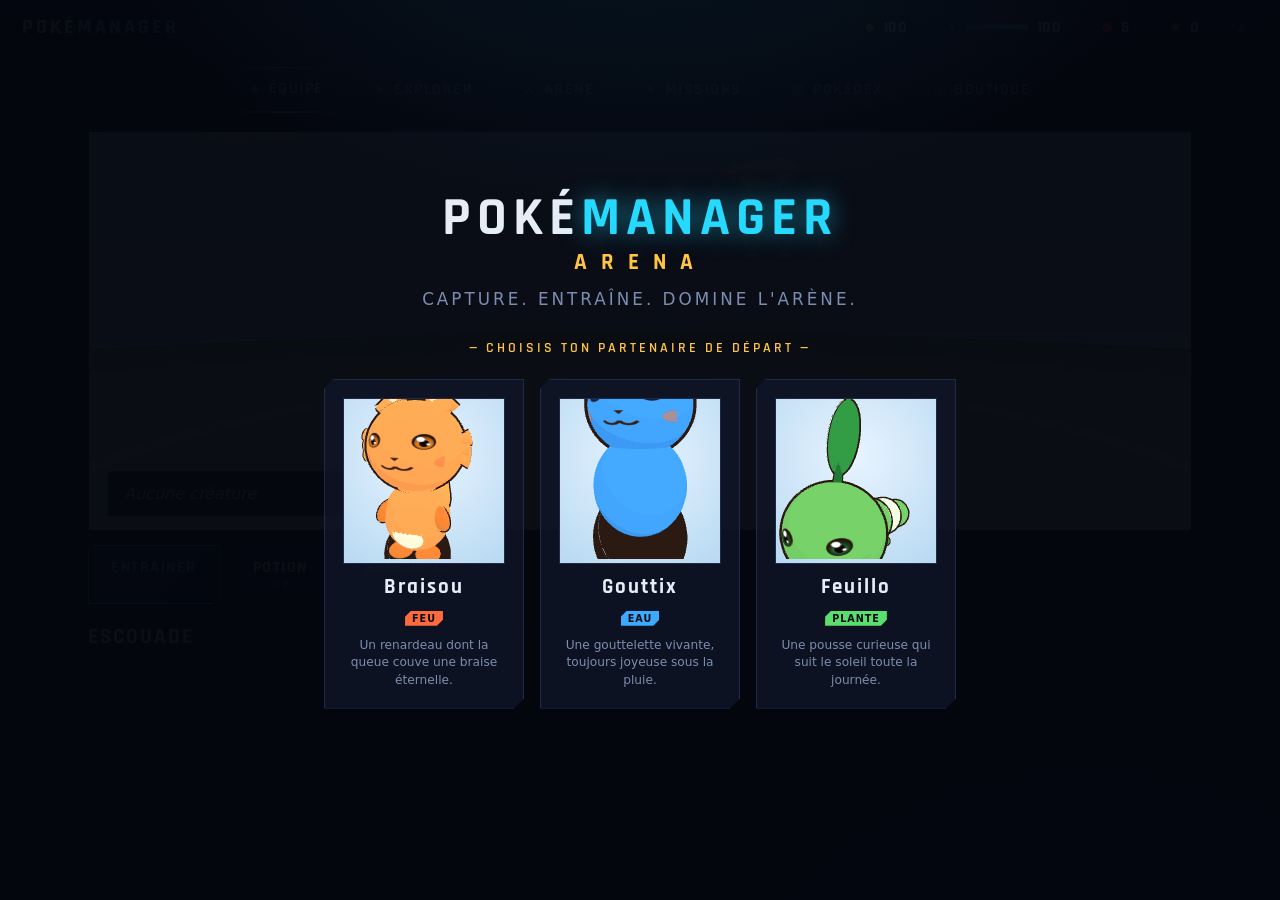
<file: index.html>
<!DOCTYPE html>
<html lang="fr">
<head>
<meta charset="UTF-8">
<meta name="viewport" content="width=device-width, initial-scale=1.0">
<title>PokéManager Arena — Manager de Créatures</title>
<link rel="stylesheet" href="css/style.css">
<link rel="icon" href="data:image/svg+xml,<svg xmlns='http://www.w3.org/2000/svg' viewBox='0 0 100 100'><text y='.9em' font-size='90'>⚡</text></svg>">
</head>
<body>

<!-- ══════════ ÉCRAN D'ACCUEIL / CHOIX DU STARTER ══════════ -->
<div id="starter-screen" class="overlay hidden">
  <div class="starter-box">
    <div class="game-logo">POKÉ<span>MANAGER</span> <em>ARENA</em></div>
    <p class="subtitle">Capture. Entraîne. Domine l'Arène.</p>
    <p class="starter-label">— Choisis ton partenaire de départ —</p>
    <div id="starter-choices" class="starter-choices"></div>
  </div>
</div>

<!-- ══════════ HEADER HUD ══════════ -->
<header id="topbar">
  <div class="logo">POKÉ<span>MANAGER</span></div>
  <div class="resources">
    <div class="res" title="Or — gagné en combattant"><span class="res-ico">◆</span><span id="res-gold">0</span></div>
    <div class="res energy" title="Énergie — se régénère avec le temps, même hors-ligne">
      <span class="res-ico">⚡</span>
      <div class="energy-track"><div id="energy-fill"></div></div>
      <span id="res-energy">0</span>
    </div>
    <div class="res" title="Capsules — pour capturer"><span class="res-ico caps">●</span><span id="res-capsules">0</span></div>
    <div class="res" title="Badges de victoire"><span class="res-ico gold">★</span><span id="res-badges">0</span></div>
    <button id="btn-mute" class="icon-btn" title="Son">♪</button>
  </div>
</header>

<!-- ══════════ BANDEAU ÉVÉNEMENT ══════════ -->
<div id="event-banner" class="hidden"></div>

<!-- ══════════ NAVIGATION ══════════ -->
<nav id="tabs">
  <button class="tab active" data-tab="team"><i>◈</i>Équipe</button>
  <button class="tab" data-tab="explore"><i>➤</i>Explorer</button>
  <button class="tab" data-tab="battle"><i>⚔</i>Arène</button>
  <button class="tab" data-tab="missions"><i>✦</i>Missions<span id="quest-dot" class="dot hidden"></span></button>
  <button class="tab" data-tab="dex"><i>▤</i>Pokédex</button>
  <button class="tab" data-tab="shop"><i>◎</i>Boutique</button>
</nav>

<main>
  <!-- ══════════ ONGLET ÉQUIPE ══════════ -->
  <section id="panel-team" class="panel active">
    <div class="stage-hero">
      <div id="stage-slot-team" class="stage-slot"></div>
      <div id="creature-plate" class="creature-plate"></div>
    </div>
    <div class="team-actions">
      <button id="btn-train" class="btn primary">Entraîner<small>10 ⚡</small></button>
      <button id="btn-heal" class="btn">Potion<small id="potion-count"></small></button>
      <button id="btn-candy" class="btn">Bonbon XP<small id="candy-count"></small></button>
    </div>
    <h2 class="section-title">Escouade</h2>
    <div id="team-list" class="team-strip"></div>
    <h3 id="box-title" class="section-title sub hidden">Réserve</h3>
    <div id="box-list" class="team-strip box"></div>
  </section>

  <!-- ══════════ ONGLET EXPLORER ══════════ -->
  <section id="panel-explore" class="panel">
    <h2 class="section-title">Zones d'expédition <span class="cost-tag">20 ⚡ / expédition</span></h2>
    <div class="explore-zones" id="explore-zones"></div>
    <div id="encounter-box" class="encounter-box hidden"></div>
    <div id="explore-log" class="log"></div>
  </section>

  <!-- ══════════ ONGLET ARÈNE ══════════ -->
  <section id="panel-battle" class="panel">
    <div id="battle-lobby">
      <h2 class="section-title">Arène NEXUS</h2>
      <div id="nexus-taunt" class="nexus-taunt"></div>
      <div class="battle-controls">
        <button id="btn-fight" class="btn primary big">Combat<small>15 ⚡</small></button>
        <button id="btn-tournament" class="btn gold big">Tournoi<small>40 ⚡ · 3 manches</small></button>
      </div>
      <div class="battle-record" id="battle-record"></div>
    </div>

    <div id="battle-view" class="hidden">
      <div class="battle-hud">
        <div class="plate" id="plate-p">
          <div class="plate-name"></div>
          <div class="plate-lv"></div>
          <div class="hpbar"><div class="hpfill"></div></div>
          <div class="plate-hp"></div>
        </div>
        <div class="battle-vs">VS</div>
        <div class="plate enemy" id="plate-e">
          <div class="plate-name"></div>
          <div class="plate-lv"></div>
          <div class="hpbar"><div class="hpfill enemy"></div></div>
          <div class="plate-hp"></div>
        </div>
      </div>
      <div class="stage-battle">
        <div id="stage-slot-battle" class="stage-slot"></div>
        <div id="fx-layer"></div>
      </div>
      <div class="battle-bottom">
        <div id="move-buttons" class="move-buttons"></div>
        <div class="battle-side">
          <label class="auto-toggle"><input type="checkbox" id="auto-battle"> AUTO</label>
          <div id="battle-ticker" class="battle-ticker"></div>
        </div>
      </div>
    </div>
  </section>

  <!-- ══════════ ONGLET MISSIONS ══════════ -->
  <section id="panel-missions" class="panel">
    <h2 class="section-title">Missions du jour</h2>
    <div id="daily-list" class="daily-list"></div>
    <h2 class="section-title">Succès</h2>
    <div id="ach-grid" class="ach-grid"></div>
    <h2 class="section-title">Profil</h2>
    <div id="profile-stats" class="profile-stats"></div>
    <button id="btn-reset" class="btn danger" style="margin-top:14px">Recommencer une partie</button>
  </section>

  <!-- ══════════ ONGLET POKÉDEX ══════════ -->
  <section id="panel-dex" class="panel">
    <h2 class="section-title">Pokédex <span id="dex-progress" class="cost-tag"></span></h2>
    <div id="dex-grid" class="dex-grid"></div>
  </section>

  <!-- ══════════ ONGLET BOUTIQUE ══════════ -->
  <section id="panel-shop" class="panel">
    <h2 class="section-title">Boutique <span id="shop-sale-badge" class="sale-badge hidden">PROMO −50 %</span></h2>
    <div id="shop-grid" class="shop-grid"></div>
  </section>
</main>

<!-- ══════════ TOASTS ══════════ -->
<div id="toasts"></div>

<script type="module" src="js/main.js"></script>
</body>
</html>
</file>
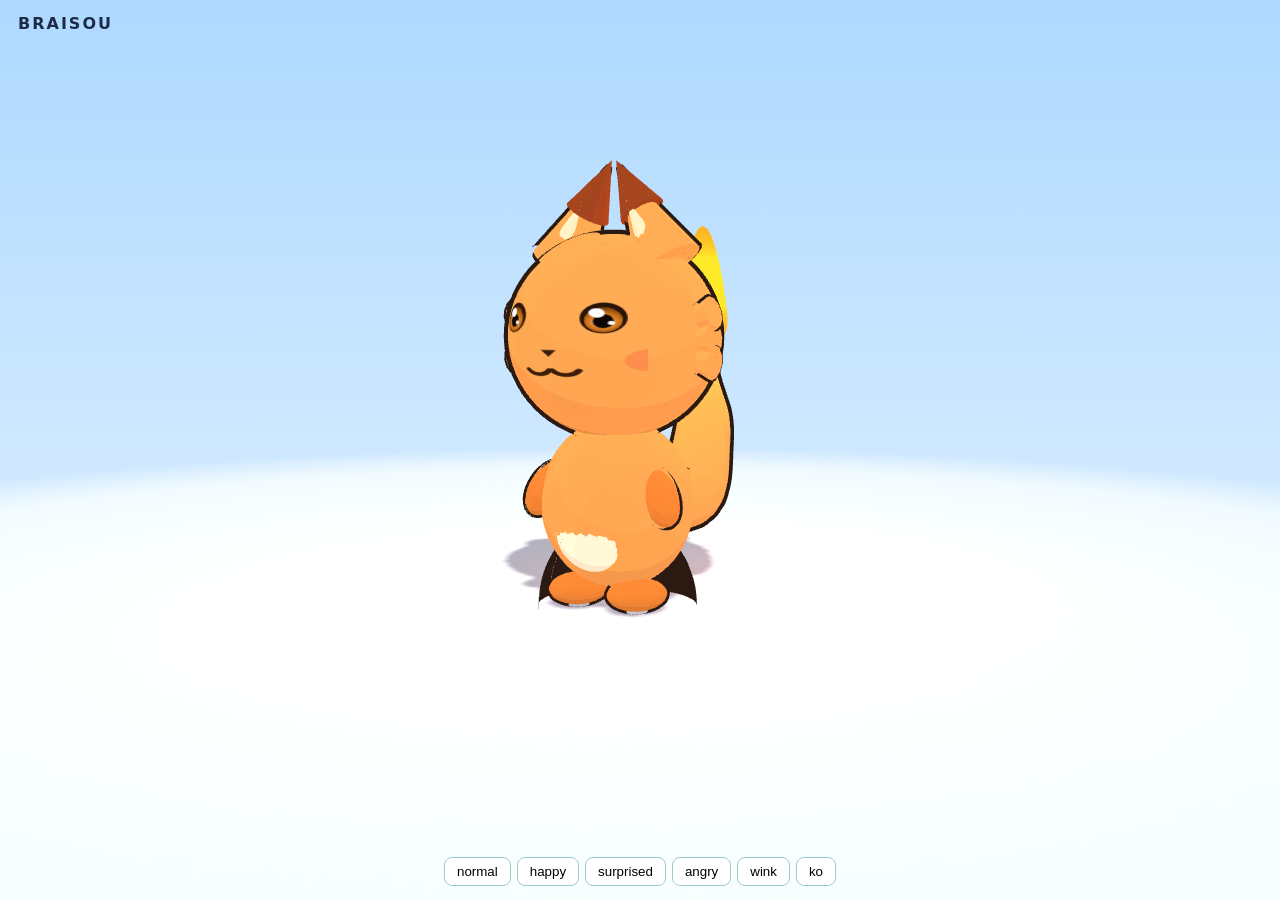
<file: dev/viewer.html>
<!DOCTYPE html>
<html lang="fr">
<head>
<meta charset="UTF-8">
<meta name="viewport" content="width=device-width, initial-scale=1.0">
<title>Visionneuse d'espèce — dev</title>
<style>
* { margin:0; padding:0; box-sizing:border-box; }
html, body { height:100%; overflow:hidden; }
body { background:linear-gradient(180deg,#aed9ff,#eef7ff); font-family:system-ui; }
#stage { position:fixed; inset:0; }
#label { position:fixed; top:14px; left:18px; font-weight:800; color:#1c2c48; letter-spacing:2px; }
#exprs { position:fixed; bottom:14px; left:50%; transform:translateX(-50%); display:flex; gap:6px; }
#exprs button { padding:6px 12px; border:1px solid #9cc; background:#fff; border-radius:8px; cursor:pointer; }
</style>
</head>
<body>
<div id="stage"></div>
<div id="label"></div>
<div id="exprs"></div>
<script type="module" src="viewer.js"></script>
</body>
</html>
</file>
<file: css/style.css>
/* ═══════════ PokéManager Arena — HUD de jeu moderne ═══════════
   Palette : fond #070B14 · panneaux verre #0F1628 · ligne #1E2A46
   accent cyan #25D9FF · ennemi magenta #FF3D81 · or #FFC542 · succès #3DDC97
   Typo : Rajdhani (display, HUD) + system-ui (corps)                      */

@font-face {
  font-family: 'Rajdhani';
  src: url('../assets/fonts/rajdhani-600.woff2') format('woff2');
  font-weight: 600; font-style: normal; font-display: swap;
}
@font-face {
  font-family: 'Rajdhani';
  src: url('../assets/fonts/rajdhani-700.woff2') format('woff2');
  font-weight: 700; font-style: normal; font-display: swap;
}

* { margin: 0; padding: 0; box-sizing: border-box; }

:root {
  --bg: #070b14;
  --panel: rgba(15, 22, 40, 0.78);
  --panel-solid: #0f1628;
  --line: #1e2a46;
  --line-lit: #2c3d68;
  --text: #e6edf7;
  --muted: #7c8db0;
  --cyan: #25d9ff;
  --cyan-dim: #0f6f86;
  --magenta: #ff3d81;
  --gold: #ffc542;
  --green: #3ddc97;
  --display: 'Rajdhani', 'Segoe UI', system-ui, sans-serif;
  --clip: polygon(10px 0, 100% 0, 100% calc(100% - 10px), calc(100% - 10px) 100%, 0 100%, 0 10px);
  --clip-sm: polygon(6px 0, 100% 0, 100% calc(100% - 6px), calc(100% - 6px) 100%, 0 100%, 0 6px);
  --feu: #ff6a3d; --eau: #3da9ff; --plante: #5ade6e; --electrik: #ffe14d;
  --roche: #d9a066; --psy: #ff5de1; --vent: #8de8ff; --ombre: #a06bff;
}

html { scrollbar-color: var(--line-lit) var(--bg); }

body {
  background:
    radial-gradient(1100px 500px at 50% -10%, #101a36 0%, transparent 60%),
    radial-gradient(900px 600px at 85% 110%, #0d1a2e 0%, transparent 55%),
    var(--bg);
  color: var(--text);
  font-family: system-ui, -apple-system, 'Segoe UI', Roboto, sans-serif;
  min-height: 100vh;
  overflow-x: hidden;
}

.hidden { display: none !important; }

h1, h2, h3, .btn, .tab, .res, .logo, .plate, .move-btn {
  font-family: var(--display);
}

/* ─────────── Header HUD ─────────── */
#topbar {
  display: flex; justify-content: space-between; align-items: center;
  padding: 10px 22px;
  background: linear-gradient(180deg, rgba(10, 15, 30, 0.95), rgba(10, 15, 30, 0.82));
  border-bottom: 1px solid var(--line);
  position: sticky; top: 0; z-index: 50;
  backdrop-filter: blur(10px);
  flex-wrap: wrap; gap: 8px;
}
.logo {
  font-size: 1.25rem; font-weight: 700; letter-spacing: 3px;
}
.logo span { color: var(--cyan); }
.game-logo {
  font-family: var(--display); font-size: clamp(2rem, 6vw, 3.4rem);
  font-weight: 700; letter-spacing: 6px; line-height: 1;
}
.game-logo span { color: var(--cyan); text-shadow: 0 0 24px rgba(37, 217, 255, 0.55); }
.game-logo em { font-style: normal; color: var(--gold); display: block; font-size: 0.42em; letter-spacing: 14px; margin-top: 6px; }

.resources { display: flex; gap: 10px; flex-wrap: wrap; align-items: center; }
.res {
  background: var(--panel); border: 1px solid var(--line);
  clip-path: var(--clip-sm);
  padding: 5px 14px; font-weight: 700; font-size: 1rem;
  display: flex; align-items: center; gap: 8px; cursor: default;
  font-variant-numeric: tabular-nums;
  letter-spacing: 0.5px;
}
.res-ico { color: var(--gold); font-size: 0.8rem; }
.res-ico.caps { color: var(--magenta); }
.res-ico.gold { color: var(--gold); }
.res.energy .res-ico { color: var(--cyan); }
.energy-track {
  width: 64px; height: 6px; background: #0a1226; border: 1px solid var(--line);
  overflow: hidden;
}
#energy-fill { height: 100%; width: 50%; background: linear-gradient(90deg, var(--cyan-dim), var(--cyan)); transition: width 0.4s; }

.icon-btn {
  background: var(--panel); color: var(--muted); border: 1px solid var(--line);
  width: 34px; height: 34px; cursor: pointer; font-size: 1rem;
  clip-path: var(--clip-sm);
}
.icon-btn.on { color: var(--cyan); }

/* ─────────── Bandeau événement ─────────── */
#event-banner {
  text-align: center; padding: 7px 16px; font-weight: 700;
  font-family: var(--display); letter-spacing: 1px;
  background: linear-gradient(90deg, transparent, rgba(255, 61, 129, 0.22) 20%, rgba(255, 61, 129, 0.22) 80%, transparent);
  border-bottom: 1px solid rgba(255, 61, 129, 0.35);
  color: #ffb8d2;
}

/* ─────────── Tabs ─────────── */
#tabs {
  display: flex; gap: 4px; padding: 12px 18px 0; flex-wrap: wrap;
  justify-content: center;
  max-width: 1140px; margin: 0 auto;
}
.tab {
  position: relative;
  background: transparent; color: var(--muted); border: 1px solid transparent;
  border-bottom: none;
  padding: 10px 22px 12px; cursor: pointer;
  font-size: 1.02rem; font-weight: 700; letter-spacing: 1.5px; text-transform: uppercase;
  transition: color 0.15s;
}
.tab i { font-style: normal; margin-right: 7px; font-size: 0.85em; opacity: 0.8; }
.tab:hover { color: var(--text); }
.tab.active {
  color: var(--cyan);
  background: linear-gradient(180deg, rgba(37, 217, 255, 0.08), transparent);
  border-image: linear-gradient(90deg, transparent, var(--cyan), transparent) 1;
  border-bottom: 2px solid var(--cyan);
}
.tab .dot {
  position: absolute; top: 8px; right: 10px; width: 7px; height: 7px;
  border-radius: 50%; background: var(--magenta);
  box-shadow: 0 0 8px var(--magenta);
}

main { max-width: 1140px; margin: 0 auto; padding: 18px 18px 60px; }
.panel { display: none; }
.panel.active { display: block; animation: fadein 0.25s; }
@keyframes fadein { from { opacity: 0; transform: translateY(6px); } to { opacity: 1; } }

.section-title {
  font-size: 1.3rem; font-weight: 700; letter-spacing: 2px; text-transform: uppercase;
  margin: 20px 0 12px;
  display: flex; align-items: center; gap: 12px;
}
.section-title::after { content: ''; flex: 1; height: 1px; background: linear-gradient(90deg, var(--line-lit), transparent); }
.section-title.sub { font-size: 1.05rem; color: var(--muted); }
.cost-tag {
  font-size: 0.72rem; color: var(--cyan); border: 1px solid var(--cyan-dim);
  padding: 3px 10px; letter-spacing: 1px; clip-path: var(--clip-sm);
  background: rgba(37, 217, 255, 0.07);
}

/* ─────────── Boutons ─────────── */
.btn {
  background: var(--panel-solid); color: var(--text); border: 1px solid var(--line-lit);
  clip-path: var(--clip-sm);
  padding: 11px 22px; cursor: pointer;
  font-size: 0.98rem; font-weight: 700; letter-spacing: 1.5px; text-transform: uppercase;
  transition: all 0.15s;
  display: inline-flex; flex-direction: column; align-items: center; gap: 1px;
}
.btn small { font-weight: 600; font-size: 0.68rem; color: var(--muted); letter-spacing: 1px; }
.btn:hover:not(:disabled) { border-color: var(--cyan); color: var(--cyan); }
.btn:hover:not(:disabled) small { color: var(--cyan-dim); }
.btn:disabled { opacity: 0.4; cursor: not-allowed; }
.btn.primary {
  background: linear-gradient(135deg, rgba(37, 217, 255, 0.16), rgba(37, 217, 255, 0.05));
  border-color: var(--cyan); color: var(--cyan);
}
.btn.primary:hover:not(:disabled) { background: rgba(37, 217, 255, 0.25); color: #fff; }
.btn.primary small { color: var(--cyan-dim); }
.btn.gold {
  background: linear-gradient(135deg, rgba(255, 197, 66, 0.18), rgba(255, 197, 66, 0.04));
  border-color: var(--gold); color: var(--gold);
}
.btn.gold:hover:not(:disabled) { background: rgba(255, 197, 66, 0.28); color: #fff; }
.btn.gold small { color: #8f6d1e; }
.btn.danger { border-color: #6b2237; color: var(--magenta); }
.btn.danger:hover:not(:disabled) { border-color: var(--magenta); }
.btn.big { font-size: 1.15rem; padding: 15px 34px; }

/* ─────────── Scène 3D (Équipe) ─────────── */
.stage-hero {
  position: relative; height: 400px;
  border: 1px solid var(--line);
  clip-path: var(--clip);
  background: linear-gradient(180deg, #8ec9f5, #eef7ff);
  overflow: hidden;
}
.stage-slot { position: absolute; inset: 0; cursor: pointer; }
.stage-slot canvas { display: block; }

.creature-plate {
  position: absolute; left: 16px; bottom: 14px; right: auto;
  min-width: 280px; max-width: 380px;
  background: rgba(8, 12, 24, 0.82);
  border: 1px solid var(--line-lit);
  border-left: 3px solid var(--cyan);
  backdrop-filter: blur(6px);
  padding: 12px 16px;
  clip-path: var(--clip-sm);
}
.creature-plate .cp-head { display: flex; justify-content: space-between; align-items: baseline; gap: 12px; }
.creature-plate .cp-name { font-family: var(--display); font-weight: 700; font-size: 1.35rem; letter-spacing: 1.5px; }
.creature-plate .cp-lv { font-family: var(--display); font-weight: 700; color: var(--cyan); font-size: 1.1rem; }
.creature-plate .cp-desc { color: var(--muted); font-size: 0.8rem; margin: 5px 0 8px; line-height: 1.45; }
.creature-plate .cp-stats {
  display: grid; grid-template-columns: repeat(4, 1fr); gap: 6px;
  font-variant-numeric: tabular-nums; font-size: 0.82rem;
}
.creature-plate .cp-stats b { display: block; font-size: 0.62rem; color: var(--muted); letter-spacing: 1.5px; }
.creature-plate .cp-evo { color: var(--gold); font-size: 0.75rem; margin-top: 8px; letter-spacing: 0.5px; }
.creature-plate .xpbar { height: 4px; background: #0a1226; margin-top: 6px; overflow: hidden; }
.creature-plate .xpfill { height: 100%; background: linear-gradient(90deg, var(--cyan-dim), var(--cyan)); transition: width 0.3s; }

.team-actions { display: flex; gap: 10px; margin-top: 14px; flex-wrap: wrap; }

/* ─────────── Cartes créatures (escouade) ─────────── */
.team-strip {
  display: grid; grid-template-columns: repeat(auto-fill, minmax(190px, 1fr));
  gap: 10px;
}
.creature-card {
  display: flex; align-items: center; gap: 10px;
  background: var(--panel); border: 1px solid var(--line);
  clip-path: var(--clip-sm);
  padding: 8px 12px 8px 8px; cursor: pointer; transition: all 0.15s;
  position: relative;
}
.creature-card:hover { border-color: var(--line-lit); background: rgba(24, 33, 58, 0.85); }
.creature-card.selected { border-color: var(--cyan); box-shadow: inset 0 0 0 1px var(--cyan), 0 0 18px rgba(37, 217, 255, 0.12); }
.creature-card .thumb {
  width: 58px; height: 58px; flex: none;
  background: radial-gradient(circle at 50% 35%, #e8f4ff, #b8d9f2);
  border: 1px solid var(--line);
}
.creature-card .thumb img { width: 100%; height: 100%; object-fit: cover; }
.creature-card .info { flex: 1; min-width: 0; }
.creature-card .name {
  font-family: var(--display); font-weight: 700; font-size: 1rem; letter-spacing: 0.5px;
  white-space: nowrap; overflow: hidden; text-overflow: ellipsis;
}
.creature-card .meta { color: var(--muted); font-size: 0.72rem; font-variant-numeric: tabular-nums; }
.creature-card .hpmini-bar { height: 3px; background: #0a1226; margin-top: 5px; overflow: hidden; }
.creature-card .hpmini-fill { height: 100%; background: var(--green); }
.creature-card .xpbar { height: 3px; background: #0a1226; margin-top: 3px; overflow: hidden; }
.creature-card .xpfill { height: 100%; background: var(--cyan-dim); }
.creature-card .shiny-star { position: absolute; top: 4px; right: 8px; color: var(--gold); font-size: 0.8rem; text-shadow: 0 0 8px var(--gold); }

.type-badge {
  font-size: 0.6rem; font-weight: 800; padding: 2px 7px;
  text-transform: uppercase; letter-spacing: 1px; color: #06080f;
  clip-path: var(--clip-sm); display: inline-block; vertical-align: middle;
}
.type-feu { background: var(--feu); } .type-eau { background: var(--eau); }
.type-plante { background: var(--plante); } .type-electrik { background: var(--electrik); }
.type-roche { background: var(--roche); } .type-psy { background: var(--psy); }
.type-vent { background: var(--vent); } .type-ombre { background: var(--ombre); }
.type-normal { background: #cfd8ea; }

/* ─────────── Explorer ─────────── */
.explore-zones { display: grid; grid-template-columns: repeat(auto-fit, minmax(230px, 1fr)); gap: 12px; margin-bottom: 16px; }
.zone-card {
  position: relative;
  border: 1px solid var(--line); clip-path: var(--clip);
  padding: 22px 18px 16px; cursor: pointer; transition: all 0.15s;
  overflow: hidden;
}
.zone-card::before {
  content: ''; position: absolute; inset: 0;
  background: var(--zone-grad); opacity: 0.22; transition: opacity 0.2s;
}
.zone-card:hover::before { opacity: 0.38; }
.zone-card:hover { border-color: var(--line-lit); transform: translateY(-2px); }
.zone-card > * { position: relative; }
.zone-card .zone-ico { font-size: 2rem; }
.zone-card h3 { margin: 8px 0 4px; font-size: 1.15rem; letter-spacing: 1.5px; text-transform: uppercase; }
.zone-card p { color: var(--muted); font-size: 0.8rem; line-height: 1.4; }
.zone-card .zone-types { margin-top: 8px; display: flex; gap: 5px; }

.encounter-box {
  display: flex; gap: 18px; align-items: center;
  background: var(--panel);
  border: 1px solid var(--gold); clip-path: var(--clip);
  padding: 18px 22px; margin-bottom: 16px;
  animation: fadein 0.3s;
}
.encounter-box .enc-thumb {
  width: 120px; height: 120px; flex: none;
  background: radial-gradient(circle at 50% 35%, #e8f4ff, #b8d9f2);
  border: 1px solid var(--line-lit);
}
.encounter-box .enc-thumb img { width: 100%; height: 100%; object-fit: cover; animation: encpulse 2s infinite; }
@keyframes encpulse { 0%, 100% { transform: scale(1); } 50% { transform: scale(1.05); } }
.encounter-box h3 { font-size: 1.3rem; letter-spacing: 1px; }
.encounter-box .enc-sub { color: var(--muted); font-size: 0.85rem; margin: 4px 0 12px; }
.encounter-box .enc-actions { display: flex; gap: 10px; flex-wrap: wrap; }
.enc-chance { color: var(--gold); font-size: 0.78rem; font-variant-numeric: tabular-nums; }

/* ─────────── Arène ─────────── */
.nexus-taunt {
  background: var(--panel); border: 1px solid var(--line);
  border-left: 3px solid var(--magenta);
  padding: 13px 18px; margin-bottom: 16px;
  font-style: italic; color: #f0b8d0; clip-path: var(--clip-sm);
}
.nexus-taunt::before { content: 'NEXUS // '; font-weight: 700; font-style: normal; color: var(--magenta); font-family: var(--display); letter-spacing: 2px; }
.battle-controls { display: flex; gap: 12px; margin-bottom: 14px; flex-wrap: wrap; }
.battle-record { color: var(--muted); font-size: 0.85rem; font-variant-numeric: tabular-nums; letter-spacing: 0.5px; }

.battle-hud {
  display: flex; align-items: stretch; gap: 10px; margin-bottom: 10px;
}
.plate {
  flex: 1; background: var(--panel); border: 1px solid var(--line-lit);
  border-left: 3px solid var(--cyan);
  padding: 8px 14px; clip-path: var(--clip-sm);
}
.plate.enemy { border-left: none; border-right: 3px solid var(--magenta); text-align: right; }
.plate-name { font-weight: 700; font-size: 1.15rem; letter-spacing: 1px; }
.plate-lv { color: var(--muted); font-size: 0.72rem; letter-spacing: 1.5px; }
.plate .hpbar { margin-top: 6px; }
.plate-hp { font-size: 0.72rem; color: var(--muted); margin-top: 3px; font-variant-numeric: tabular-nums; }
.battle-vs {
  align-self: center; font-family: var(--display); font-weight: 700;
  font-size: 1.5rem; color: var(--gold); letter-spacing: 2px;
  text-shadow: 0 0 18px rgba(255, 197, 66, 0.4);
}
.hpbar { height: 9px; background: #0a1226; border: 1px solid var(--line); overflow: hidden; }
.hpfill { height: 100%; width: 100%; background: linear-gradient(90deg, #1d9e6b, var(--green)); transition: width 0.45s; }
.hpfill.enemy { background: linear-gradient(90deg, #b81d4f, var(--magenta)); }

.stage-battle {
  position: relative; height: 380px;
  border: 1px solid var(--line); clip-path: var(--clip);
  background: linear-gradient(180deg, #8ec9f5, #eef7ff);
  overflow: hidden;
}
#fx-layer { position: absolute; inset: 0; pointer-events: none; overflow: hidden; }
.dmg-float {
  position: absolute; font-family: var(--display); font-weight: 700;
  font-size: 1.7rem; transform: translate(-50%, -50%);
  animation: dmgfloat 0.9s ease-out forwards;
  text-shadow: 0 2px 10px rgba(0, 0, 0, 0.8);
  font-variant-numeric: tabular-nums;
}
.dmg-float.crit { font-size: 2.3rem; color: var(--gold); }
.dmg-float.super { color: var(--magenta); }
.dmg-float.weak { color: var(--muted); font-size: 1.3rem; }
@keyframes dmgfloat {
  0% { opacity: 0; transform: translate(-50%, -30%) scale(0.6); }
  15% { opacity: 1; transform: translate(-50%, -50%) scale(1.15); }
  100% { opacity: 0; transform: translate(-50%, -180%) scale(1); }
}

.battle-bottom { display: flex; gap: 14px; margin-top: 12px; align-items: flex-start; flex-wrap: wrap; }
.move-buttons { display: grid; grid-template-columns: repeat(2, minmax(170px, 1fr)); gap: 8px; flex: 1; min-width: 280px; }
.move-btn {
  background: var(--panel-solid); border: 1px solid var(--line-lit); color: var(--text);
  clip-path: var(--clip-sm);
  padding: 10px 14px; cursor: pointer; text-align: left;
  font-weight: 700; font-size: 1rem; letter-spacing: 0.5px;
  display: flex; justify-content: space-between; align-items: center; gap: 8px;
  transition: all 0.12s;
}
.move-btn:hover:not(:disabled) { border-color: var(--cyan); }
.move-btn:disabled { opacity: 0.35; cursor: not-allowed; }
.move-btn .mv-pow { color: var(--muted); font-size: 0.78rem; font-variant-numeric: tabular-nums; }
.battle-side { display: flex; flex-direction: column; gap: 8px; min-width: 220px; flex: 1; }
.auto-toggle {
  display: inline-flex; align-items: center; gap: 8px; cursor: pointer;
  font-family: var(--display); font-weight: 700; letter-spacing: 2px; color: var(--muted);
  border: 1px solid var(--line); padding: 7px 14px; clip-path: var(--clip-sm);
  align-self: flex-start;
}
.auto-toggle:has(input:checked) { color: var(--cyan); border-color: var(--cyan-dim); }
.battle-ticker {
  font-size: 0.85rem; color: var(--muted); line-height: 1.6; min-height: 3.2em;
}
.battle-ticker .t-line { animation: fadein 0.25s; }
.battle-ticker .win { color: var(--green); font-weight: 700; }
.battle-ticker .lose { color: var(--magenta); font-weight: 700; }
.battle-ticker .crit { color: var(--gold); }

.log {
  background: rgba(7, 10, 20, 0.8); border: 1px solid var(--line);
  padding: 12px 16px; max-height: 240px; overflow-y: auto;
  font-family: 'Consolas', 'SF Mono', monospace; font-size: 0.84rem; line-height: 1.7;
  clip-path: var(--clip-sm);
}
.log:empty { display: none; }
.log .crit { color: var(--gold); font-weight: 700; }
.log .win { color: var(--green); font-weight: 700; }
.log .lose { color: var(--magenta); font-weight: 700; }

/* ─────────── Missions ─────────── */
.daily-list { display: grid; gap: 10px; }
.quest-card {
  display: flex; align-items: center; gap: 14px;
  background: var(--panel); border: 1px solid var(--line);
  padding: 12px 16px; clip-path: var(--clip-sm);
}
.quest-card.done { border-color: var(--green); }
.quest-card .q-info { flex: 1; }
.quest-card .q-desc { font-weight: 600; }
.quest-card .q-bar { height: 5px; background: #0a1226; margin-top: 7px; overflow: hidden; max-width: 320px; }
.quest-card .q-fill { height: 100%; background: linear-gradient(90deg, var(--cyan-dim), var(--cyan)); transition: width 0.3s; }
.quest-card .q-prog { color: var(--muted); font-size: 0.78rem; font-variant-numeric: tabular-nums; margin-top: 4px; }
.quest-card .q-reward { color: var(--gold); font-size: 0.82rem; white-space: nowrap; font-variant-numeric: tabular-nums; }

.ach-grid { display: grid; grid-template-columns: repeat(auto-fill, minmax(230px, 1fr)); gap: 10px; }
.ach-card {
  display: flex; gap: 12px; align-items: center;
  background: var(--panel); border: 1px solid var(--line);
  padding: 11px 14px; clip-path: var(--clip-sm);
  opacity: 0.45;
}
.ach-card.unlocked { opacity: 1; border-color: rgba(255, 197, 66, 0.5); }
.ach-card .a-ico { font-size: 1.5rem; }
.ach-card .a-name { font-weight: 700; font-size: 0.95rem; }
.ach-card .a-desc { color: var(--muted); font-size: 0.75rem; }

.profile-stats {
  display: grid; grid-template-columns: repeat(auto-fill, minmax(150px, 1fr)); gap: 10px;
}
.stat-tile {
  background: var(--panel); border: 1px solid var(--line);
  padding: 12px 14px; clip-path: var(--clip-sm);
}
.stat-tile b { display: block; font-family: var(--display); font-size: 1.5rem; font-variant-numeric: tabular-nums; color: var(--cyan); }
.stat-tile span { color: var(--muted); font-size: 0.72rem; text-transform: uppercase; letter-spacing: 1.5px; }

/* ─────────── Pokédex ─────────── */
.dex-grid { display: grid; grid-template-columns: repeat(auto-fill, minmax(160px, 1fr)); gap: 12px; }
.dex-card {
  background: var(--panel); border: 1px solid var(--line); clip-path: var(--clip-sm);
  padding: 12px; text-align: center; transition: all 0.15s;
}
.dex-card.caught { border-color: rgba(61, 220, 151, 0.45); }
.dex-card .dex-thumb {
  width: 100%; aspect-ratio: 1; margin-bottom: 8px;
  background: radial-gradient(circle at 50% 35%, #e8f4ff, #b8d9f2);
  border: 1px solid var(--line);
  display: flex; align-items: center; justify-content: center;
}
.dex-card .dex-thumb img { width: 100%; height: 100%; object-fit: cover; }
.dex-card.unknown .dex-thumb img { filter: brightness(0) opacity(0.55); }
.dex-card.unknown { opacity: 0.6; }
.dex-card .dex-num { color: var(--muted); font-size: 0.68rem; letter-spacing: 2px; font-variant-numeric: tabular-nums; }
.dex-card .dex-name { font-family: var(--display); font-weight: 700; margin: 3px 0 5px; letter-spacing: 1px; }
.dex-card .dex-status { font-size: 0.68rem; margin-top: 6px; color: var(--muted); letter-spacing: 1px; text-transform: uppercase; }
.dex-card.caught .dex-status { color: var(--green); }

/* ─────────── Boutique ─────────── */
.shop-grid { display: grid; grid-template-columns: repeat(auto-fill, minmax(220px, 1fr)); gap: 14px; }
.shop-card {
  background: var(--panel); border: 1px solid var(--line); clip-path: var(--clip);
  padding: 20px; text-align: center;
}
.shop-card .shop-ico { font-size: 2.2rem; }
.shop-card h3 { margin: 10px 0 4px; letter-spacing: 1.5px; text-transform: uppercase; font-size: 1.05rem; }
.shop-card p { color: var(--muted); font-size: 0.8rem; min-height: 36px; line-height: 1.45; }
.shop-card .price { font-family: var(--display); font-weight: 700; font-size: 1.2rem; color: var(--gold); margin: 10px 0; font-variant-numeric: tabular-nums; }
.shop-card .price .old { text-decoration: line-through; color: var(--muted); font-weight: 600; margin-right: 8px; font-size: 0.85em; }
.sale-badge {
  background: var(--magenta); color: #fff; font-size: 0.68rem; padding: 3px 10px;
  letter-spacing: 1.5px; clip-path: var(--clip-sm); vertical-align: middle;
}

/* ─────────── Starter screen ─────────── */
.overlay {
  position: fixed; inset: 0; z-index: 100;
  background:
    radial-gradient(900px 500px at 50% -10%, rgba(37, 217, 255, 0.07), transparent 60%),
    rgba(5, 7, 15, 0.97);
  display: flex; align-items: center; justify-content: center; padding: 20px;
  overflow-y: auto;
}
.starter-box { text-align: center; max-width: 760px; }
.starter-box .subtitle { color: var(--muted); margin: 14px 0 30px; font-size: 1.05rem; letter-spacing: 3px; text-transform: uppercase; }
.starter-label { color: var(--gold); font-family: var(--display); letter-spacing: 3px; font-size: 0.85rem; text-transform: uppercase; }
.starter-choices { display: flex; gap: 16px; justify-content: center; margin-top: 22px; flex-wrap: wrap; }
.starter-card {
  background: var(--panel); border: 1px solid var(--line); clip-path: var(--clip);
  padding: 18px; cursor: pointer; width: 200px; transition: all 0.2s;
}
.starter-card:hover { border-color: var(--cyan); transform: translateY(-5px); box-shadow: 0 12px 40px rgba(37, 217, 255, 0.15); }
.starter-card .st-thumb {
  width: 100%; aspect-ratio: 1;
  background: radial-gradient(circle at 50% 35%, #e8f4ff, #b8d9f2);
  border: 1px solid var(--line); margin-bottom: 10px;
}
.starter-card .st-thumb img { width: 100%; height: 100%; object-fit: cover; }
.starter-card h3 { margin: 4px 0 8px; font-size: 1.3rem; letter-spacing: 2px; }
.starter-card p { color: var(--muted); font-size: 0.76rem; margin-top: 10px; line-height: 1.45; }

/* ─────────── Toasts ─────────── */
#toasts { position: fixed; bottom: 20px; right: 20px; z-index: 200; display: flex; flex-direction: column; gap: 8px; max-width: 92vw; }
.toast {
  background: rgba(10, 15, 28, 0.95); border: 1px solid var(--cyan-dim);
  border-left: 3px solid var(--cyan);
  clip-path: var(--clip-sm);
  padding: 12px 18px; font-weight: 600; font-size: 0.92rem;
  box-shadow: 0 8px 30px rgba(0, 0, 0, 0.6);
  animation: slidein 0.3s;
}
.toast.evo { border-color: var(--gold); border-left-color: var(--gold); }
.toast.quest { border-color: var(--green); border-left-color: var(--green); }
@keyframes slidein { from { transform: translateX(120%); } to { transform: translateX(0); } }

/* ─────────── Responsive ─────────── */
@media (max-width: 700px) {
  .stage-hero { height: 300px; }
  .stage-battle { height: 260px; }
  .creature-plate { min-width: 0; left: 8px; right: 8px; max-width: none; }
  .battle-vs { display: none; }
  .tab { padding: 8px 12px; font-size: 0.85rem; }
  .tab i { display: none; }
  .move-buttons { grid-template-columns: 1fr 1fr; min-width: 0; }
}

@media (prefers-reduced-motion: reduce) {
  *, *::before, *::after { animation-duration: 0.01ms !important; transition-duration: 0.01ms !important; }
}
</file>
